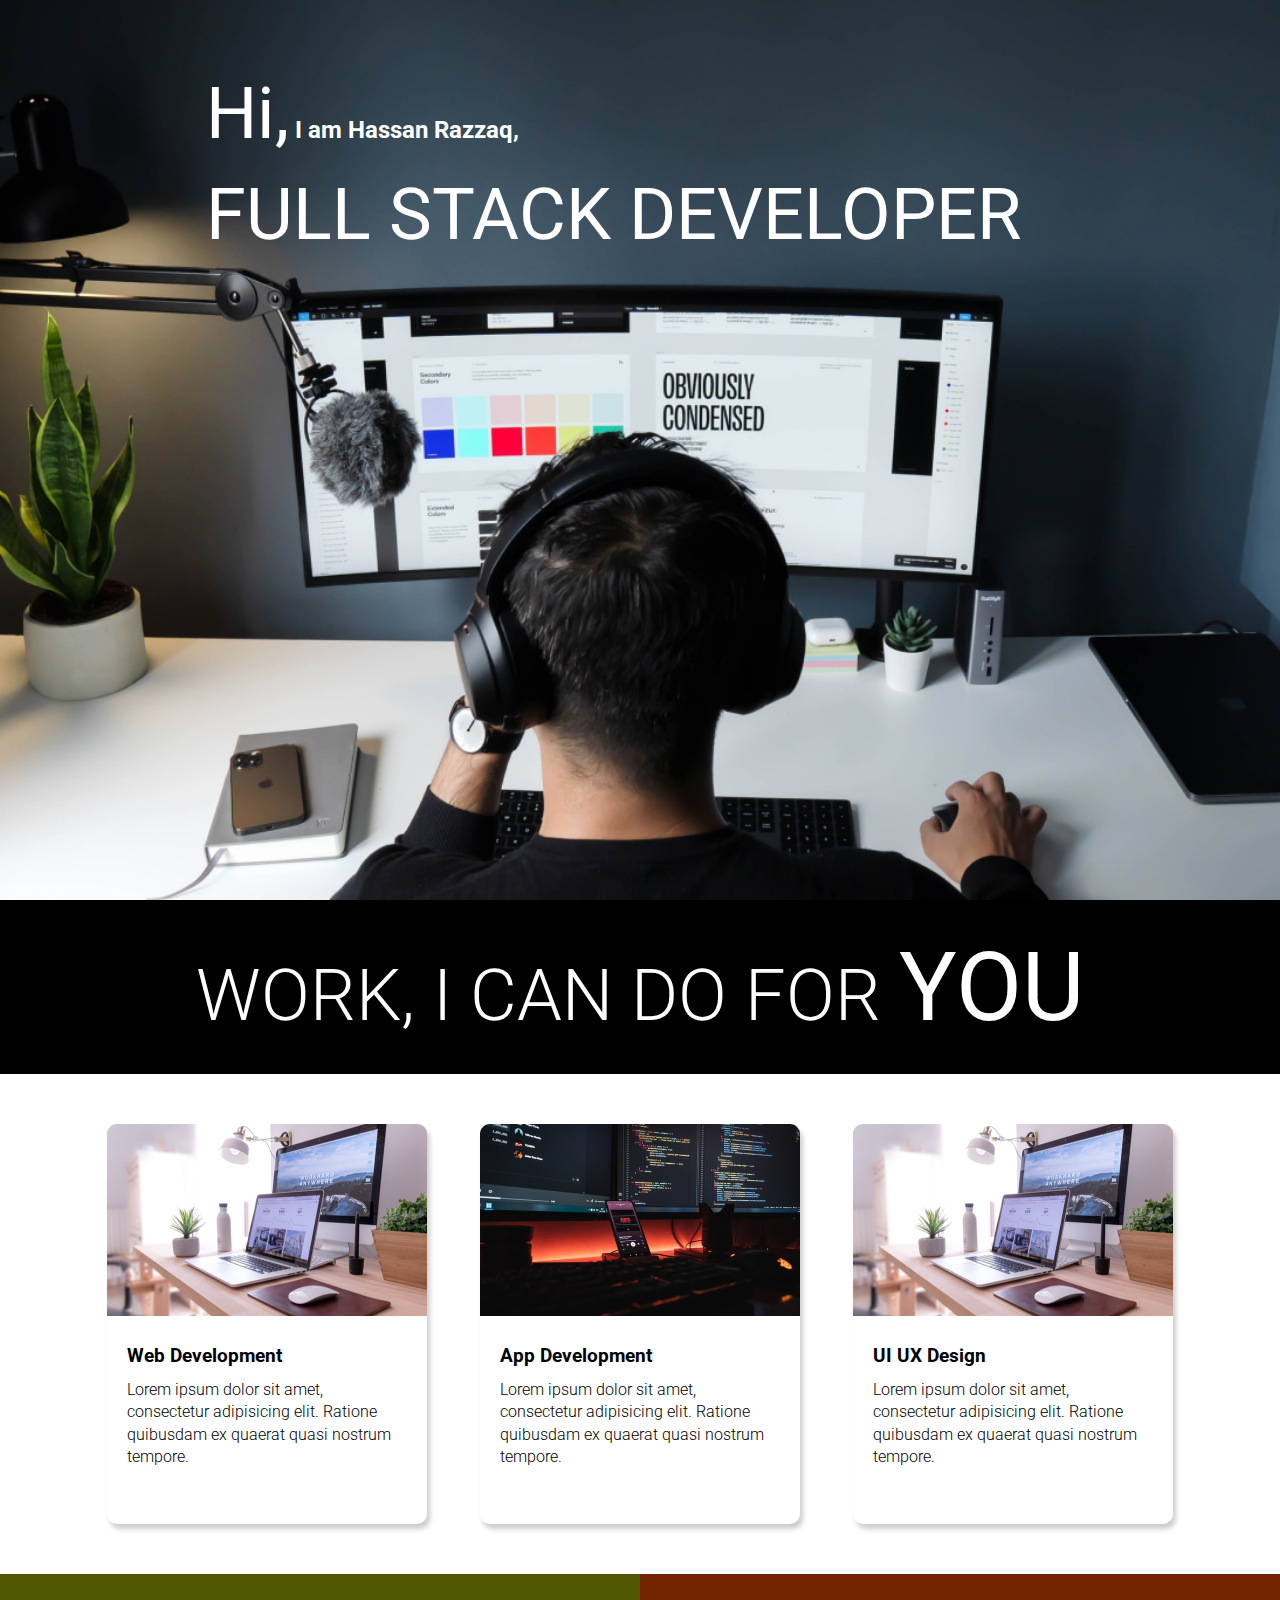
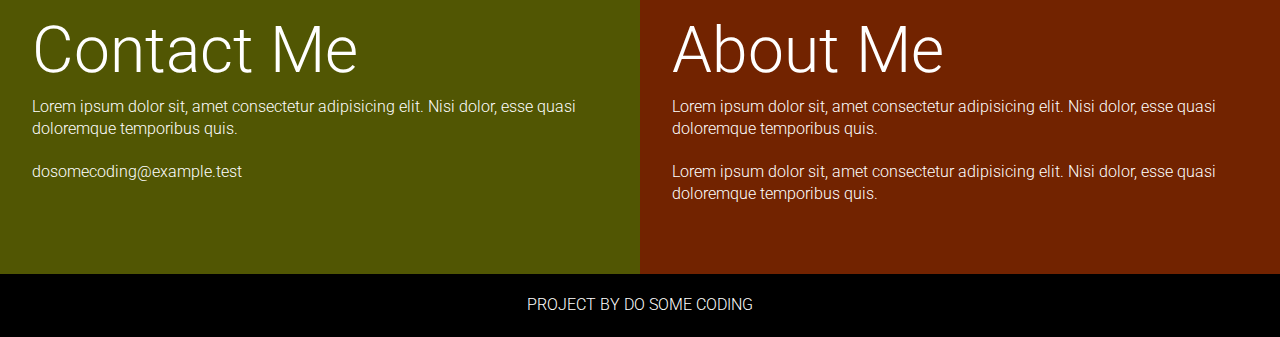
<file: Project/index.html>
<!DOCTYPE html>
<html lang="en">
  <head>
    <meta charset="UTF-8" />
    <meta http-equiv="X-UA-Compatible" content="IE=edge" />
    <meta name="viewport" content="width=device-width, initial-scale=1.0" />
    <title>Developer | Landing Page</title>
    <link rel="stylesheet" href="style.css" />
  </head>
  <body>
    <section class="hero_section">
      <div class="text_container">
        <h2><span class="lg_text">Hi,</span> I am Hassan Razzaq,</h2>
        <h1 class="lg_text">FULL STACK DEVELOPER</h1>
      </div>
    </section>
    <section class="black_box">
      <h2>WORK, I CAN DO FOR <span>YOU</span></h2>
    </section>
    <section class="work">
      <div class="grid_item">
        <div class="card">
          <div class="image_container">
            <img src="images/web.png" alt="web development" />
          </div>
          <div class="card_content">
            <h3>Web Development</h3>
            <p>
              Lorem ipsum dolor sit amet, consectetur adipisicing elit. Ratione
              quibusdam ex quaerat quasi nostrum tempore.
            </p>
          </div>
        </div>
      </div>
      <div class="grid_item">
        <div class="card">
          <div class="image_container">
            <img src="images/mobile.png" alt="app development" />
          </div>
          <div class="card_content">
            <h3>App Development</h3>
            <p>
              Lorem ipsum dolor sit amet, consectetur adipisicing elit. Ratione
              quibusdam ex quaerat quasi nostrum tempore.
            </p>
          </div>
        </div>
      </div>
      <div class="grid_item">
        <div class="card">
          <div class="image_container">
            <img src="images/web.png" alt="web development" />
          </div>
          <div class="card_content">
            <h3>UI UX Design</h3>
            <p>
              Lorem ipsum dolor sit amet, consectetur adipisicing elit. Ratione
              quibusdam ex quaerat quasi nostrum tempore.
            </p>
          </div>
        </div>
      </div>
    </section>
    <section class="bottom_section">
      <div class="contact">
        <h2>Contact Me</h2>
        <p>
          Lorem ipsum dolor sit, amet consectetur adipisicing elit. Nisi dolor,
          esse quasi doloremque temporibus quis.
        </p>
        <p>dosomecoding@example.test</p>
      </div>
      <div class="about">
        <h2>About Me</h2>

        <p>
          Lorem ipsum dolor sit, amet consectetur adipisicing elit. Nisi dolor,
          esse quasi doloremque temporibus quis.
        </p>
        <p>
          Lorem ipsum dolor sit, amet consectetur adipisicing elit. Nisi dolor,
          esse quasi doloremque temporibus quis.
        </p>
      </div>
    </section>
    <footer>Project By do some coding</footer>
  </body>
</html>
</file>
<file: Project/style.css>
@import url("https://fonts.googleapis.com/css2?family=Roboto:ital,wght@0,100;0,300;0,400;0,500;0,700;0,900;1,100;1,300;1,400;1,500;1,700;1,900&display=swap");
* {
  margin: 0;
  padding: 0;
  box-sizing: border-box;
}

html,
body {
  line-height: 1.4;
  font-weight: 300;
  font-family: "Roboto", sans-serif;
}

.hero_section {
  background-image: url(images/developer.png);
  min-height: 100vh;
  background-position: center;
  background-size: cover;
  background-repeat: no-repeat;
}
.text_container {
  color: white;
  max-width: 900px;
  margin: 0 auto;
  padding-top: 64px;
  padding-left: 16px;
}
.lg_text {
  font-size: 72px;
  font-weight: 400;
}
.black_box {
  background-color: #000;
  padding: 20px;
}
.black_box h2 {
  font-size: 72px;
  color: white;
  text-align: center;
  font-weight: 300;
}

.black_box h2 span {
  font-weight: 400;
  font-size: 96px;
}
.work {
  display: grid;
  gap: 20px;
  grid-template-columns: repeat(auto-fit, minmax(320px, 1fr));

  max-width: 1100px;
  margin: 50px auto;
}
.grid_item {
  display: flex;
  justify-content: center;
  align-items: center;
}
.card {
  max-width: 320px;
  height: 400px;
  border-radius: 10px;
  box-shadow: 3px 5px 5px rgba(1, 1, 1, 0.2);
  transition: 0.2s ease-in-out;
}
.card:hover {
  transform: scale(1.04);
  box-shadow: 3px 5px 5px rgba(1, 1, 1, 0.3);
  transition: 0.2s ease-in-out;
}
.card_content {
  padding: 20px;
}
.card_content h3 {
  margin-bottom: 10px;
}
.bottom_section {
  display: flex;
}
.contact {
  background-color: #515603;
}
.about {
  background-color: #722300;
}

.contact,
.about {
  min-height: 300px;
  padding: 32px;
  color: white;
}
.about h2,
.contact h2 {
  font-size: 64px;
  font-weight: 300;
}
.about p,
.contact p {
  margin-bottom: 20px;
}

footer {
  text-align: center;
  text-transform: uppercase;
  background-color: #000;
  padding: 20px;
  color: white;
}
@media (max-width: 786px) {
  .hero_section {
    min-height: 50vh;
  }
  .text_container {
    padding: 10px 0;
    text-align: center;
  }
  .lg_text {
    font-size: 32px;
  }
  .black_box h2 {
    font-size: 24px;
  }
  .black_box h2 span {
    font-weight: 400;
    font-size: 32px;
  }
  .bottom_section {
    flex-direction: column;
  }
  h1 {
    font-size: 32px;
  }
  .about h2,
  .contact h2 {
    font-size: 32px;
  }
}
</file>
